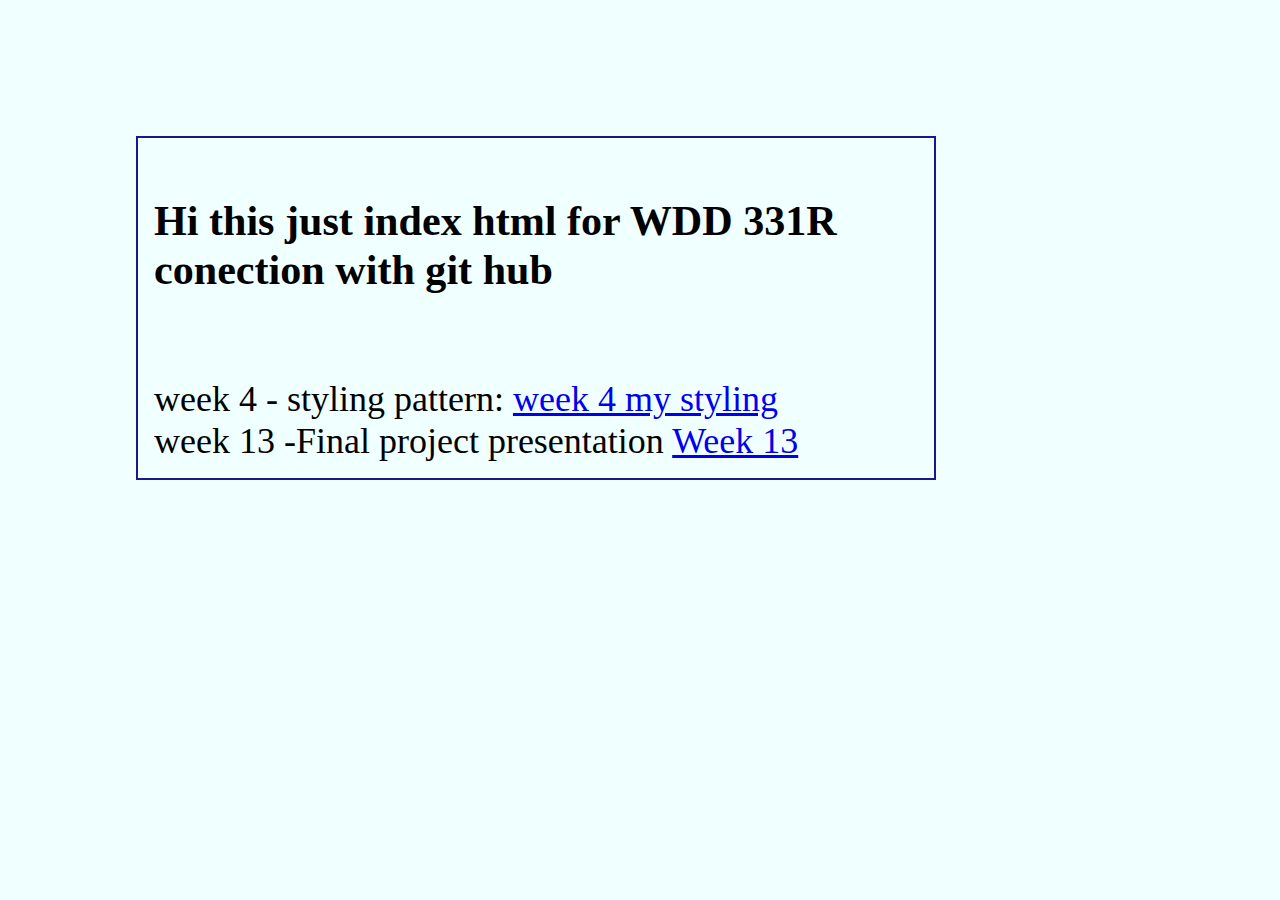
<file: index.html>
<!DOCTYPE html>
<html lang="en">
<head>
    <meta charset="UTF-8">
    <meta name="viewport" content="width=device-width, initial-scale=1.0">
    <title>Document</title>
</head>
<body>
    <div class="presentation">
    <h3>Hi this just index html for WDD 331R  conection with git hub </h3><br>

    week 4 - styling pattern:  <a href="week4/pattern.html" target="_blank">week 4 my styling</a><br>
    week 13 -Final project presentation <a href="week13/index.html" target="_blank"> Week 13</a>
</div>
    <style>
        body{
            display: flex;
            flex-direction: column;
            background-color: azure;
            font-size: 150%;
            padding-top: 10%;
            padding-left: 10%;
            width: 800px;
        }
        .presentation{
                font-size: 150%;
                border: 2px solid rgb(29, 22, 135);
                padding: 2%;
        }

    </style>
</body>
</html>
</file>
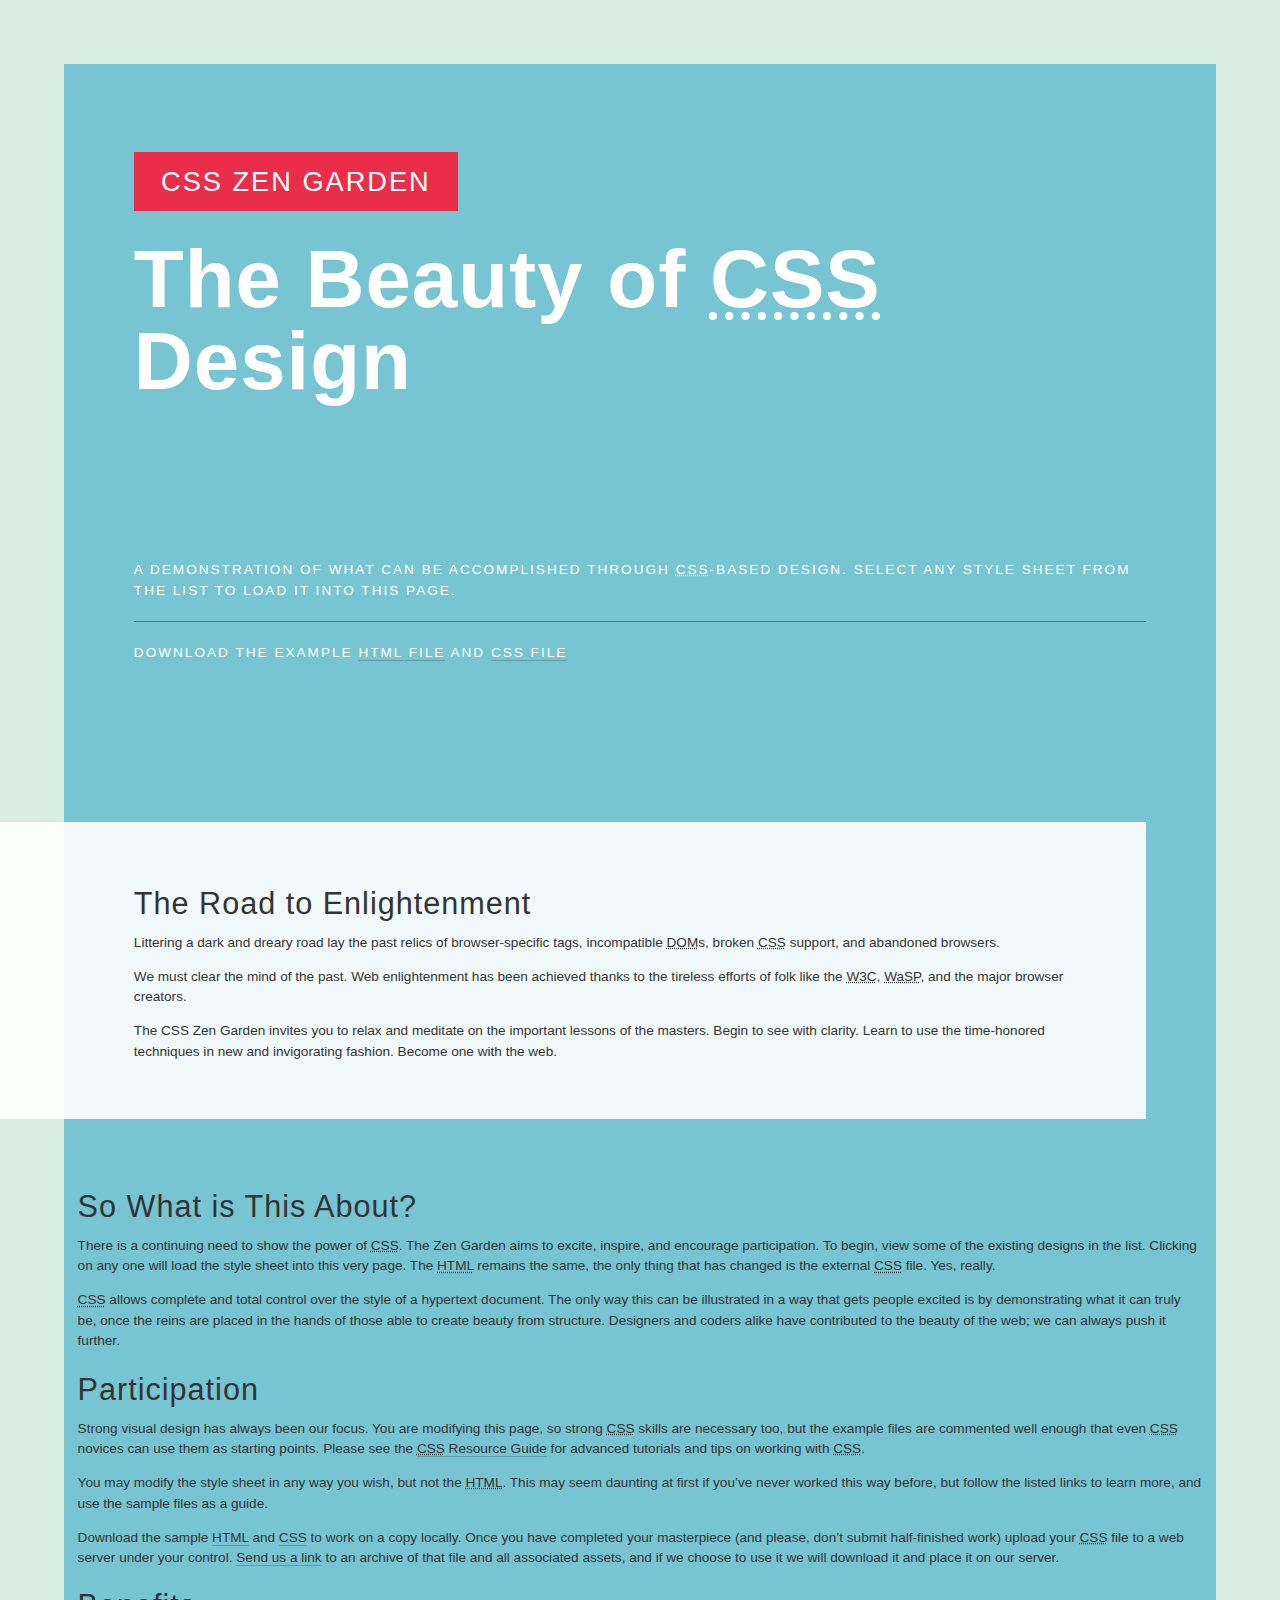
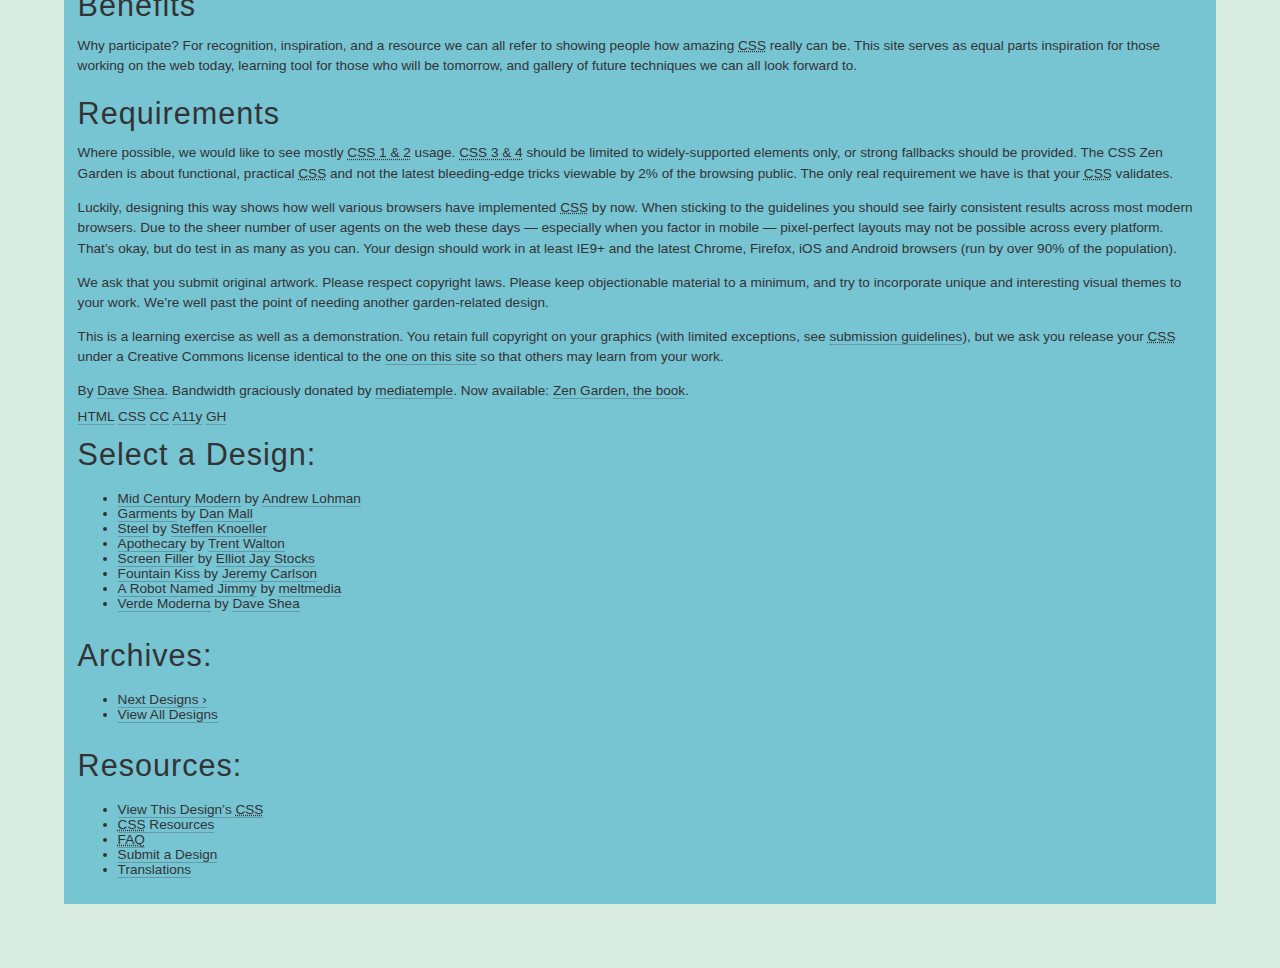
<file: zen-style/index.html>
<!DOCTYPE html>
<html lang="en">
  <head>
    <meta charset="UTF-8" />
    <meta name="viewport" content="width=device-width, initial-scale=1.0" />
    <title>Zen style guide</title>
    <link rel="stylesheet" href="style.css" />
  </head>
  <body>
    <div class="page-wrapper">
      <section class="intro" id="zen-intro">
        <header role="banner">
          <h1>CSS Zen Garden</h1>
          <h2>
            The Beauty of <abbr title="Cascading Style Sheets">CSS</abbr> Design
          </h2>
        </header>

        <div class="summary" id="zen-summary" role="article">
          <p>
            A demonstration of what can be accomplished through
            <abbr title="Cascading Style Sheets">CSS</abbr>-based design. Select
            any style sheet from the list to load it into this page.
          </p>
          <p>
            Download the example
            <a
              href="/examples/index"
              title="This page's source HTML code, not to be modified."
              >html file</a
            >
            and
            <a
              href="/examples/style.css"
              title="This page's sample CSS, the file you may modify."
              >css file</a
            >
          </p>
        </div>

        <div class="preamble" id="zen-preamble" role="article">
          <h3>The Road to Enlightenment</h3>
          <p>
            Littering a dark and dreary road lay the past relics of
            browser-specific tags, incompatible
            <abbr title="Document Object Model">DOM</abbr>s, broken
            <abbr title="Cascading Style Sheets">CSS</abbr> support, and
            abandoned browsers.
          </p>
          <p>
            We must clear the mind of the past. Web enlightenment has been
            achieved thanks to the tireless efforts of folk like the
            <abbr title="World Wide Web Consortium">W3C</abbr>,
            <abbr title="Web Standards Project">WaSP</abbr>, and the major
            browser creators.
          </p>
          <p>
            The CSS Zen Garden invites you to relax and meditate on the
            important lessons of the masters. Begin to see with clarity. Learn
            to use the time-honored techniques in new and invigorating fashion.
            Become one with the web.
          </p>
        </div>
      </section>

      <div class="main supporting" id="zen-supporting" role="main">
        <div class="explanation" id="zen-explanation" role="article">
          <h3>So What is This About?</h3>
          <p>
            There is a continuing need to show the power of
            <abbr title="Cascading Style Sheets">CSS</abbr>. The Zen Garden aims
            to excite, inspire, and encourage participation. To begin, view some
            of the existing designs in the list. Clicking on any one will load
            the style sheet into this very page. The
            <abbr title="HyperText Markup Language">HTML</abbr> remains the
            same, the only thing that has changed is the external
            <abbr title="Cascading Style Sheets">CSS</abbr> file. Yes, really.
          </p>
          <p>
            <abbr title="Cascading Style Sheets">CSS</abbr> allows complete and
            total control over the style of a hypertext document. The only way
            this can be illustrated in a way that gets people excited is by
            demonstrating what it can truly be, once the reins are placed in the
            hands of those able to create beauty from structure. Designers and
            coders alike have contributed to the beauty of the web; we can
            always push it further.
          </p>
        </div>

        <div class="participation" id="zen-participation" role="article">
          <h3>Participation</h3>
          <p>
            Strong visual design has always been our focus. You are modifying
            this page, so strong
            <abbr title="Cascading Style Sheets">CSS</abbr> skills are necessary
            too, but the example files are commented well enough that even
            <abbr title="Cascading Style Sheets">CSS</abbr> novices can use them
            as starting points. Please see the
            <a
              href="http://www.mezzoblue.com/zengarden/resources/"
              title="A listing of CSS-related resources"
              ><abbr title="Cascading Style Sheets">CSS</abbr> Resource Guide</a
            >
            for advanced tutorials and tips on working with
            <abbr title="Cascading Style Sheets">CSS</abbr>.
          </p>
          <p>
            You may modify the style sheet in any way you wish, but not the
            <abbr title="HyperText Markup Language">HTML</abbr>. This may seem
            daunting at first if you&#8217;ve never worked this way before, but
            follow the listed links to learn more, and use the sample files as a
            guide.
          </p>
          <p>
            Download the sample
            <a
              href="/examples/index"
              title="This page's source HTML code, not to be modified."
              >HTML</a
            >
            and
            <a
              href="/examples/style.css"
              title="This page's sample CSS, the file you may modify."
              >CSS</a
            >
            to work on a copy locally. Once you have completed your masterpiece
            (and please, don&#8217;t submit half-finished work) upload your
            <abbr title="Cascading Style Sheets">CSS</abbr> file to a web server
            under your control.
            <a
              href="http://www.mezzoblue.com/zengarden/submit/"
              title="Use the contact form to send us your CSS file"
              >Send us a link</a
            >
            to an archive of that file and all associated assets, and if we
            choose to use it we will download it and place it on our server.
          </p>
        </div>

        <div class="benefits" id="zen-benefits" role="article">
          <h3>Benefits</h3>
          <p>
            Why participate? For recognition, inspiration, and a resource we can
            all refer to showing people how amazing
            <abbr title="Cascading Style Sheets">CSS</abbr> really can be. This
            site serves as equal parts inspiration for those working on the web
            today, learning tool for those who will be tomorrow, and gallery of
            future techniques we can all look forward to.
          </p>
        </div>

        <div class="requirements" id="zen-requirements" role="article">
          <h3>Requirements</h3>
          <p>
            Where possible, we would like to see mostly
            <abbr title="Cascading Style Sheets, levels 1 and 2"
              >CSS 1 &amp; 2</abbr
            >
            usage.
            <abbr title="Cascading Style Sheets, levels 3 and 4"
              >CSS 3 &amp; 4</abbr
            >
            should be limited to widely-supported elements only, or strong
            fallbacks should be provided. The CSS Zen Garden is about
            functional, practical
            <abbr title="Cascading Style Sheets">CSS</abbr> and not the latest
            bleeding-edge tricks viewable by 2% of the browsing public. The only
            real requirement we have is that your
            <abbr title="Cascading Style Sheets">CSS</abbr> validates.
          </p>
          <p>
            Luckily, designing this way shows how well various browsers have
            implemented <abbr title="Cascading Style Sheets">CSS</abbr> by now.
            When sticking to the guidelines you should see fairly consistent
            results across most modern browsers. Due to the sheer number of user
            agents on the web these days &#8212; especially when you factor in
            mobile &#8212; pixel-perfect layouts may not be possible across
            every platform. That&#8217;s okay, but do test in as many as you
            can. Your design should work in at least IE9+ and the latest Chrome,
            Firefox, iOS and Android browsers (run by over 90% of the
            population).
          </p>
          <p>
            We ask that you submit original artwork. Please respect copyright
            laws. Please keep objectionable material to a minimum, and try to
            incorporate unique and interesting visual themes to your work.
            We&#8217;re well past the point of needing another garden-related
            design.
          </p>
          <p>
            This is a learning exercise as well as a demonstration. You retain
            full copyright on your graphics (with limited exceptions, see
            <a href="http://www.mezzoblue.com/zengarden/submit/guidelines/"
              >submission guidelines</a
            >), but we ask you release your
            <abbr title="Cascading Style Sheets">CSS</abbr> under a Creative
            Commons license identical to the
            <a
              href="http://creativecommons.org/licenses/by-nc-sa/3.0/"
              title="View the Zen Garden's license information."
              >one on this site</a
            >
            so that others may learn from your work.
          </p>
          <p role="contentinfo">
            By <a href="http://www.mezzoblue.com/">Dave Shea</a>. Bandwidth
            graciously donated by
            <a href="http://www.mediatemple.net/">mediatemple</a>. Now
            available:
            <a
              href="http://www.amazon.com/exec/obidos/ASIN/0321303474/mezzoblue-20/"
              >Zen Garden, the book</a
            >.
          </p>
        </div>

        <footer>
          <a
            href="http://validator.w3.org/check/referer"
            title="Check the validity of this site&#8217;s HTML"
            class="zen-validate-html"
            >HTML</a
          >
          <a
            href="http://jigsaw.w3.org/css-validator/check/referer"
            title="Check the validity of this site&#8217;s CSS"
            class="zen-validate-css"
            >CSS</a
          >
          <a
            href="http://creativecommons.org/licenses/by-nc-sa/3.0/"
            title="View the Creative Commons license of this site: Attribution-NonCommercial-ShareAlike."
            class="zen-license"
            >CC</a
          >
          <a
            href="http://mezzoblue.com/zengarden/faq/#aaa"
            title="Read about the accessibility of this site"
            class="zen-accessibility"
            >A11y</a
          >
          <a
            href="https://github.com/mezzoblue/csszengarden.com"
            title="Fork this site on Github"
            class="zen-github"
            >GH</a
          >
        </footer>
      </div>

      <aside class="sidebar" role="complementary">
        <div class="wrapper">
          <div class="design-selection" id="design-selection">
            <h3 class="select">Select a Design:</h3>
            <nav role="navigation">
              <ul>
                <li>
                  <a href="/221/" class="design-name">Mid Century Modern</a> by
                  <a href="http://andrewlohman.com/" class="designer-name"
                    >Andrew Lohman</a
                  >
                </li>
                <li>
                  <a href="/220/" class="design-name">Garments</a> by
                  <a href="http://danielmall.com/" class="designer-name"
                    >Dan Mall</a
                  >
                </li>
                <li>
                  <a href="/219/" class="design-name">Steel</a> by
                  <a href="http://steffen-knoeller.de" class="designer-name"
                    >Steffen Knoeller</a
                  >
                </li>
                <li>
                  <a href="/218/" class="design-name">Apothecary</a> by
                  <a href="http://trentwalton.com" class="designer-name"
                    >Trent Walton</a
                  >
                </li>
                <li>
                  <a href="/217/" class="design-name">Screen Filler</a> by
                  <a href="http://elliotjaystocks.com/" class="designer-name"
                    >Elliot Jay Stocks</a
                  >
                </li>
                <li>
                  <a href="/216/" class="design-name">Fountain Kiss</a> by
                  <a href="http://jeremycarlson.com" class="designer-name"
                    >Jeremy Carlson</a
                  >
                </li>
                <li>
                  <a href="/215/" class="design-name">A Robot Named Jimmy</a> by
                  <a href="http://meltmedia.com/" class="designer-name"
                    >meltmedia</a
                  >
                </li>
                <li>
                  <a href="/214/" class="design-name">Verde Moderna</a> by
                  <a href="http://www.mezzoblue.com/" class="designer-name"
                    >Dave Shea</a
                  >
                </li>
              </ul>
            </nav>
          </div>

          <div class="design-archives" id="design-archives">
            <h3 class="archives">Archives:</h3>
            <nav role="navigation">
              <ul>
                <li class="next">
                  <a href="/214/page1">
                    Next Designs <span class="indicator">&rsaquo;</span>
                  </a>
                </li>
                <li class="viewall">
                  <a
                    href="http://www.mezzoblue.com/zengarden/alldesigns/"
                    title="View every submission to the Zen Garden."
                  >
                    View All Designs
                  </a>
                </li>
              </ul>
            </nav>
          </div>

          <div class="zen-resources" id="zen-resources">
            <h3 class="resources">Resources:</h3>
            <ul>
              <li class="view-css">
                <a
                  href="style.css"
                  title="View the source CSS file of the currently-viewed design."
                >
                  View This Design&#8217;s
                  <abbr title="Cascading Style Sheets">CSS</abbr>
                </a>
              </li>
              <li class="css-resources">
                <a
                  href="http://www.mezzoblue.com/zengarden/resources/"
                  title="Links to great sites with information on using CSS."
                >
                  <abbr title="Cascading Style Sheets">CSS</abbr> Resources
                </a>
              </li>
              <li class="zen-faq">
                <a
                  href="http://www.mezzoblue.com/zengarden/faq/"
                  title="A list of Frequently Asked Questions about the Zen Garden."
                >
                  <abbr title="Frequently Asked Questions">FAQ</abbr>
                </a>
              </li>
              <li class="zen-submit">
                <a
                  href="http://www.mezzoblue.com/zengarden/submit/"
                  title="Send in your own CSS file."
                >
                  Submit a Design
                </a>
              </li>
              <li class="zen-translations">
                <a
                  href="http://www.mezzoblue.com/zengarden/translations/"
                  title="View translated versions of this page."
                >
                  Translations
                </a>
              </li>
            </ul>
          </div>
        </div>
      </aside>
    </div>
  </body>
</html>
</file>
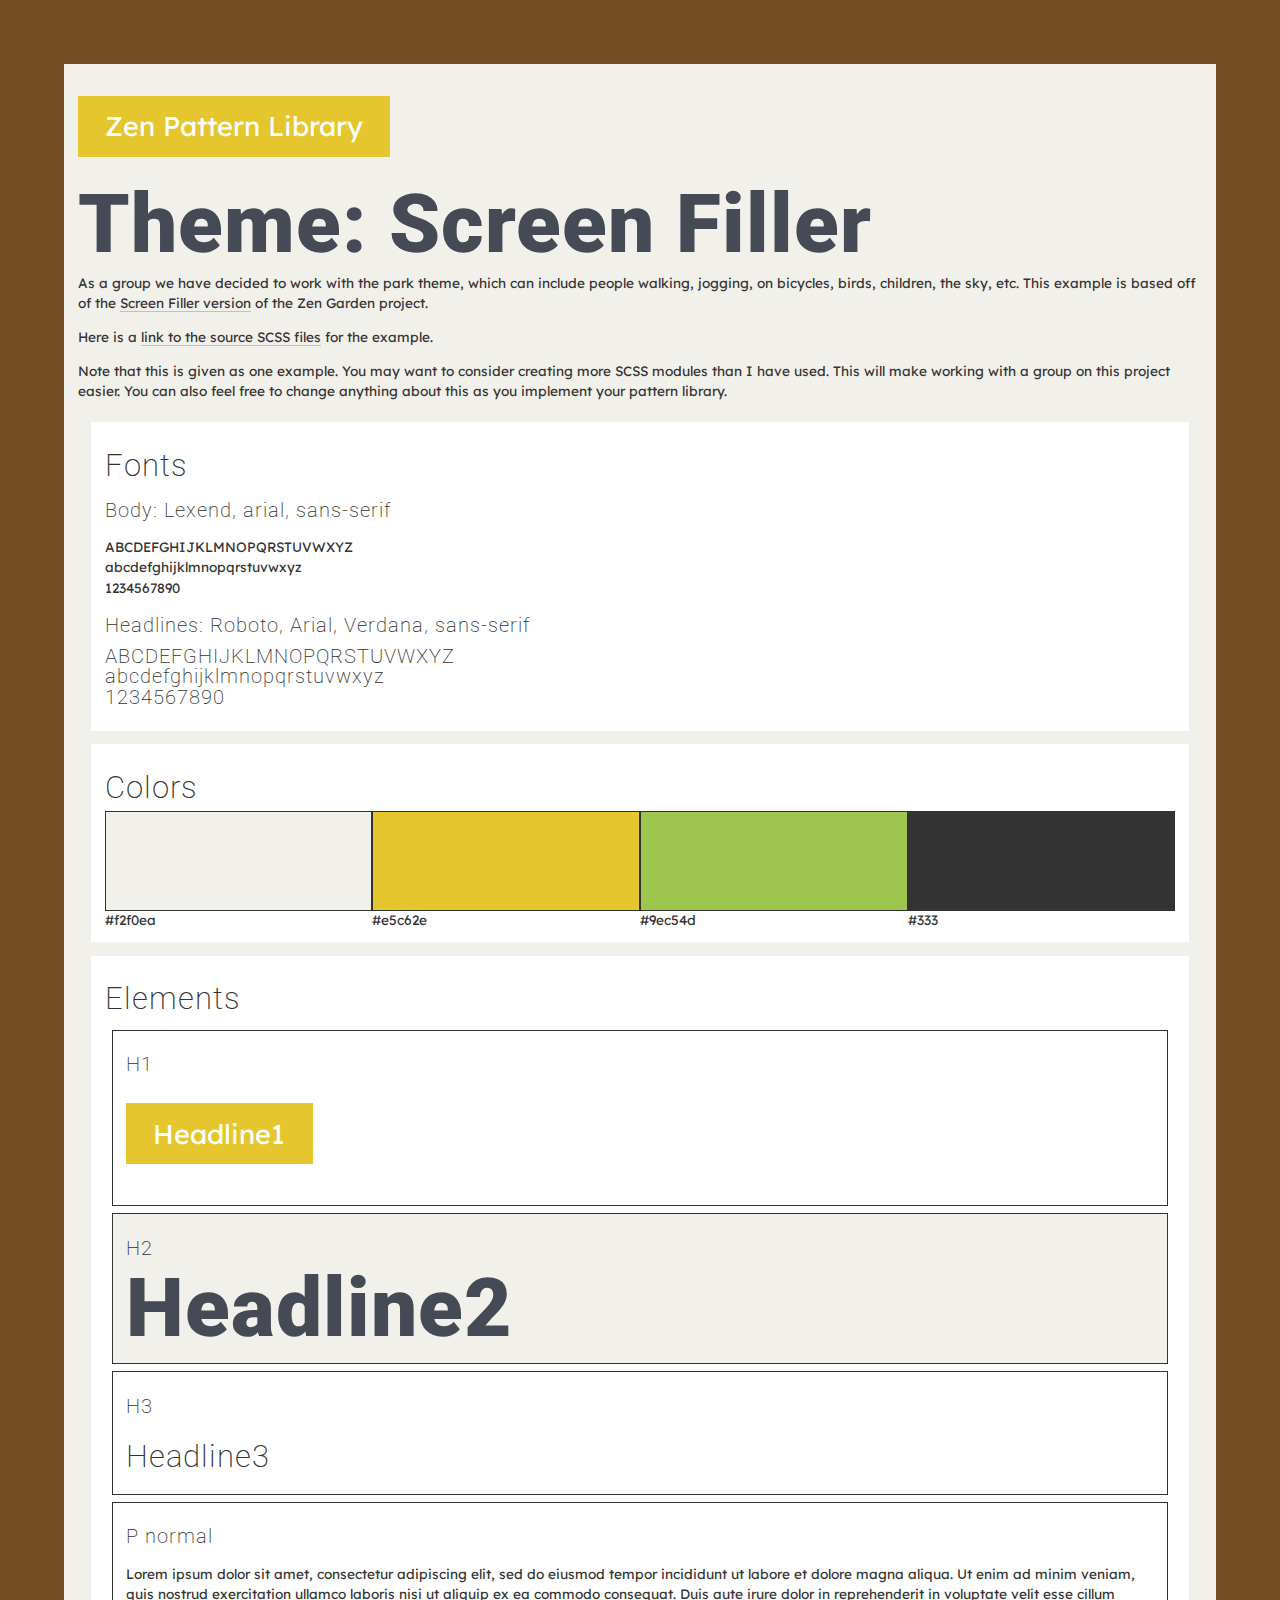
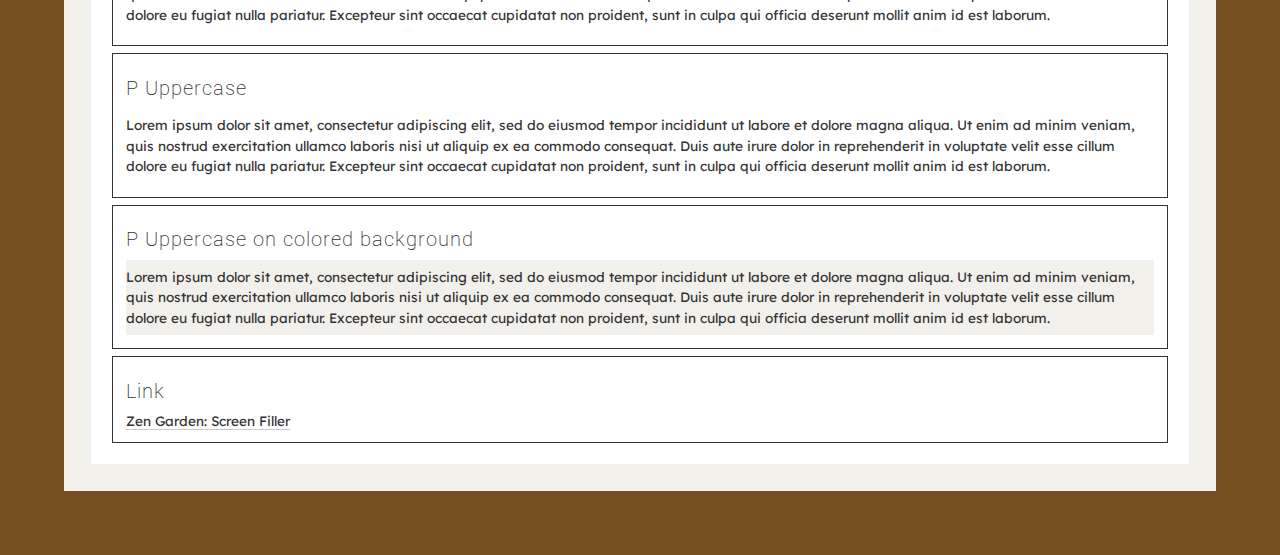
<file: week4/pattern.html>
<!DOCTYPE html>
<html lang="en">
  <head>
    <meta charset="UTF-8" />
    <meta name="viewport" content="width=device-width, initial-scale=1.0" />
    <title>Zen Pattern Library</title>
    <link rel="stylesheet" href="style-pattern.css" />
  </head>
  <body>
    <header>
      <h1>
        Zen Pattern Library
      </h1>
    </header>
    <main>
      <h2>Theme: Screen Filler</h2>
      <p>
        As a group we have decided to work with the park theme, which can include people walking, jogging, on bicycles, birds, children, the sky, etc. This example is based off of the
        <a href="http://csszengarden.com/217/" rel="noreferrer" target="_blank"
          >Screen Filler version</a
        >
        of the Zen Garden project.
      </p>
      <p>
        Here is a
        <a href="../zen-style.zip">link to the source SCSS files</a> for the
        example.
      </p>
      <p>
        Note that this is given as one example. You may want to consider
        creating more SCSS modules than I have used. This will make working with
        a group on this project easier. You can also feel free to change
        anything about this as you implement your pattern library.
      </p>
      <section>
        <h3>Fonts</h3>
        <h4>Body: Lexend, arial, sans-serif</h4>
        <p>
          ABCDEFGHIJKLMNOPQRSTUVWXYZ<br />
          abcdefghijklmnopqrstuvwxyz<br />
          1234567890
        </p>
        <h4>Headlines: Roboto, Arial, Verdana, sans-serif</h4>
        <h4>
          ABCDEFGHIJKLMNOPQRSTUVWXYZ<br />
          abcdefghijklmnopqrstuvwxyz<br />
          1234567890
        </h4>
      </section>

      <section class="colors">
        <h3>Colors</h3>
        <figure>
          <div class="swatch primary"></div>
          <figcaption>#f2f0ea</figcaption>
        </figure>
        <figure>
          <div class="swatch accent1"></div>
          <figcaption>#e5c62e</figcaption>
        </figure>
        <figure>
          <div class="swatch accent2"></div>
          <figcaption>#9ec54d</figcaption>
        </figure>
        <figure>
          <div class="swatch text-dark"></div>
          <figcaption>#333</figcaption>
        </figure>
      </section>

      <section class="elements">
        <h3>Elements</h3>
        <div class="element">
          <h4>H1</h4>
          <h1>Headline1</h1>
        </div>
        <div class="element primary">
          <h4>H2</h4>
          <h2>Headline2</h2>
        </div>
        <div class="element">
          <h4>H3</h4>
          <h3>Headline3</h3>
        </div>
        <div class="element">
          <h4>P normal</h4>
          <p>
            Lorem ipsum dolor sit amet, consectetur adipiscing elit, sed do
            eiusmod tempor incididunt ut labore et dolore magna aliqua. Ut enim
            ad minim veniam, quis nostrud exercitation ullamco laboris nisi ut
            aliquip ex ea commodo consequat. Duis aute irure dolor in
            reprehenderit in voluptate velit esse cillum dolore eu fugiat nulla
            pariatur. Excepteur sint occaecat cupidatat non proident, sunt in
            culpa qui officia deserunt mollit anim id est laborum.
          </p>
        </div>
        <div class="element">
          <h4>P Uppercase</h4>
          <p class="uppercase">
            Lorem ipsum dolor sit amet, consectetur adipiscing elit, sed do
            eiusmod tempor incididunt ut labore et dolore magna aliqua. Ut enim
            ad minim veniam, quis nostrud exercitation ullamco laboris nisi ut
            aliquip ex ea commodo consequat. Duis aute irure dolor in
            reprehenderit in voluptate velit esse cillum dolore eu fugiat nulla
            pariatur. Excepteur sint occaecat cupidatat non proident, sunt in
            culpa qui officia deserunt mollit anim id est laborum.
          </p>
        </div>
        <div class="element">
          <h4>P Uppercase on colored background</h4>
          <p class="uppercase-light primary">
            Lorem ipsum dolor sit amet, consectetur adipiscing elit, sed do
            eiusmod tempor incididunt ut labore et dolore magna aliqua. Ut enim
            ad minim veniam, quis nostrud exercitation ullamco laboris nisi ut
            aliquip ex ea commodo consequat. Duis aute irure dolor in
            reprehenderit in voluptate velit esse cillum dolore eu fugiat nulla
            pariatur. Excepteur sint occaecat cupidatat non proident, sunt in
            culpa qui officia deserunt mollit anim id est laborum.
          </p>
        </div>
        <div class="element">
          <h4>Link</h4>
          <a
            href="http://csszengarden.com/217/"
            rel="noreferrer"
            target="_blank"
            >Zen Garden: Screen Filler</a
          >
        </div>
      </section>
    </main>
  </body>
</html>
</file>
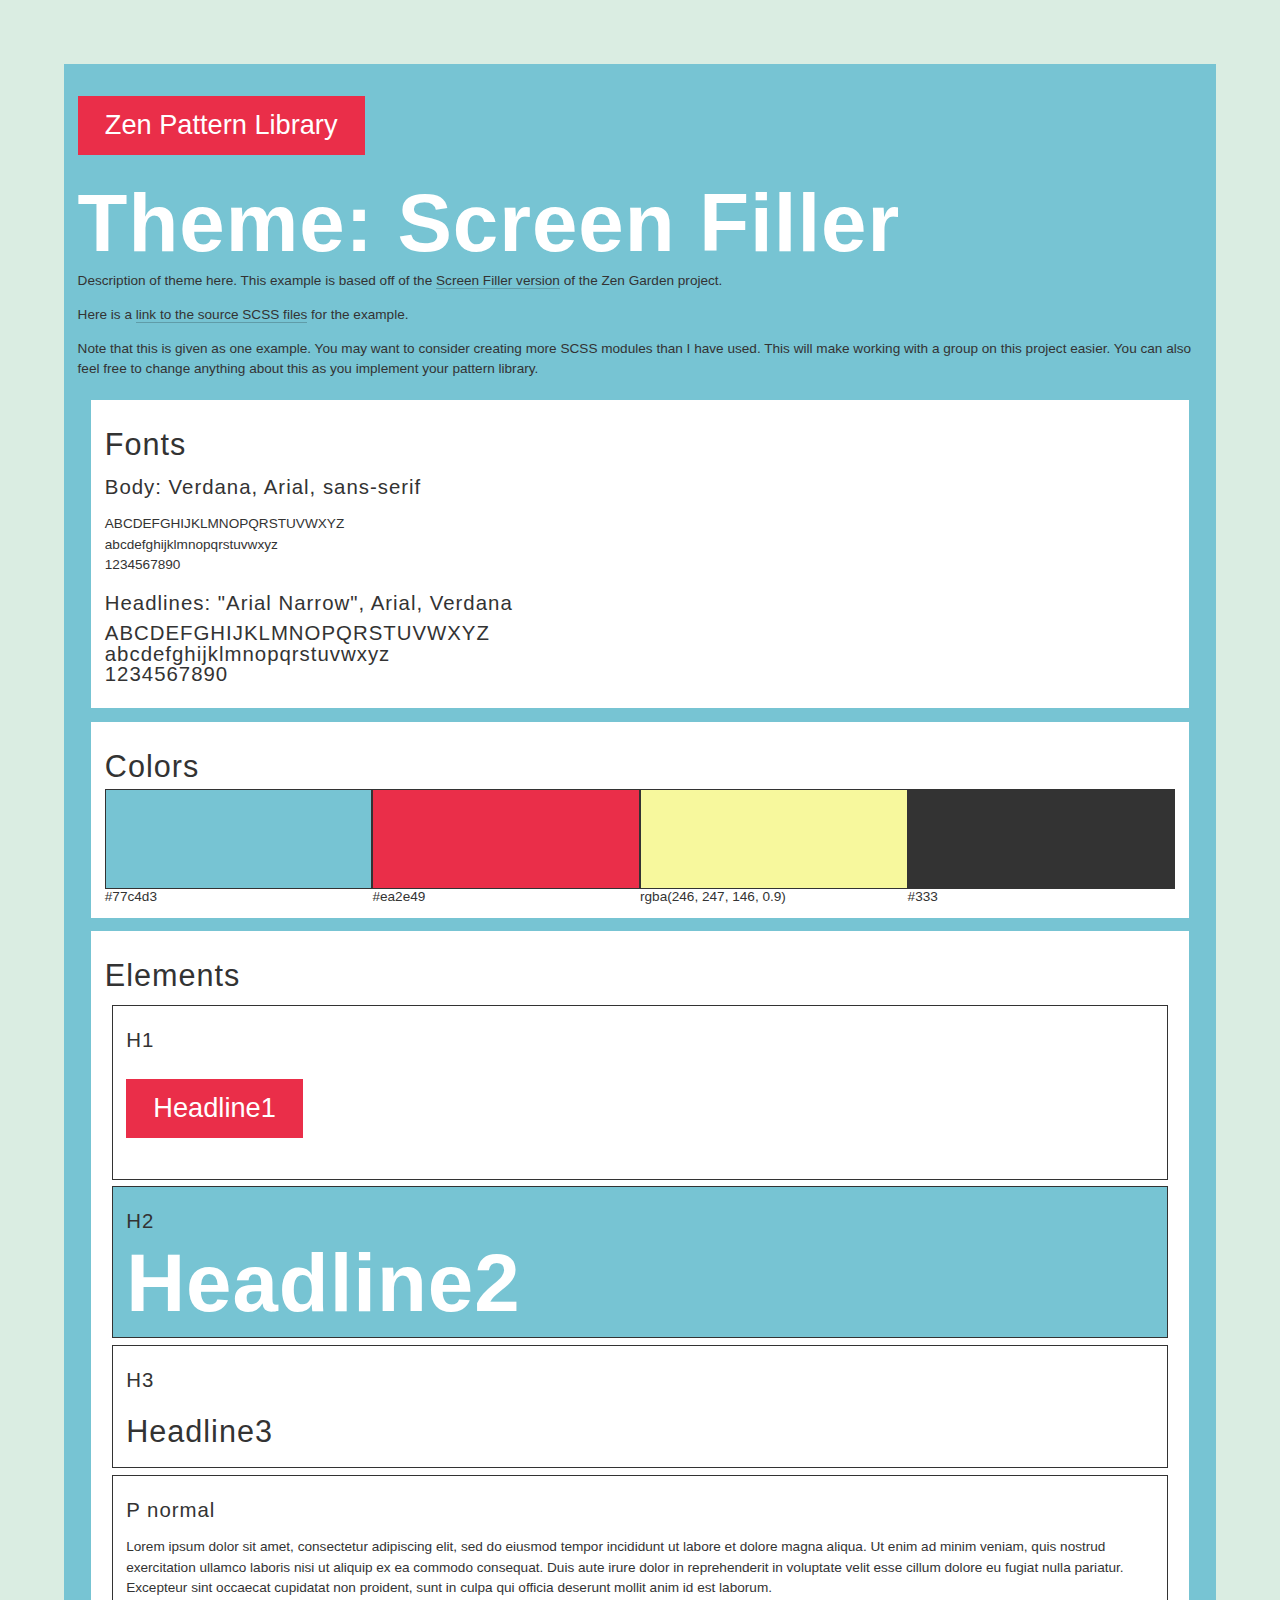
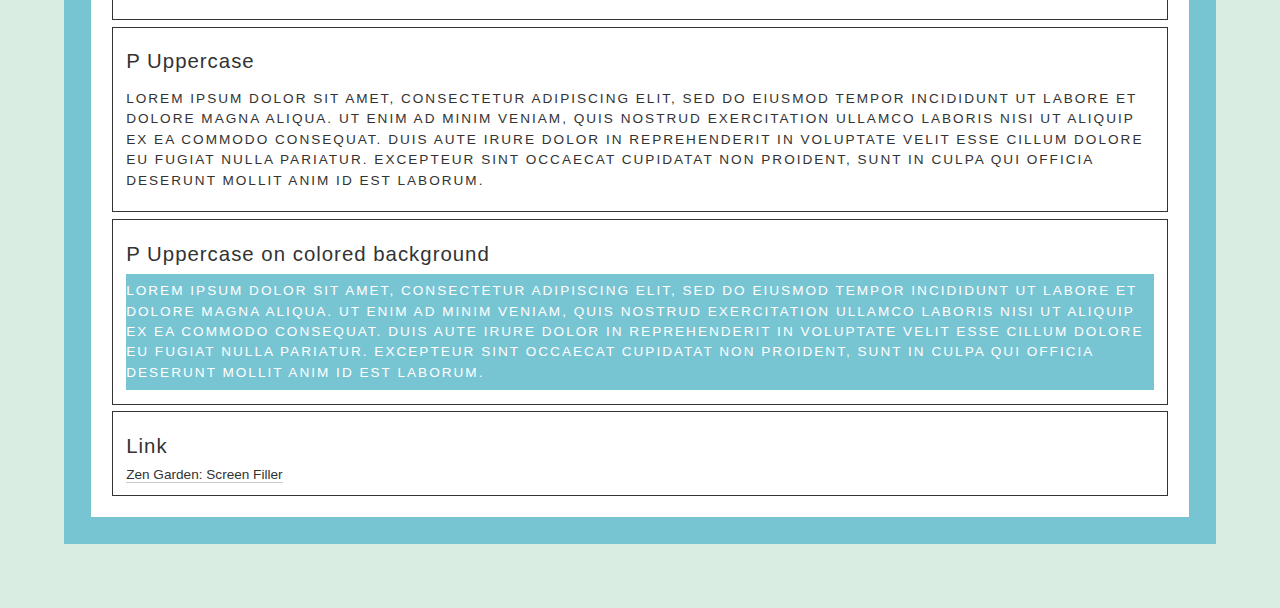
<file: zen-style/pattern.html>
<!DOCTYPE html>
<html lang="en">
  <head>
    <meta charset="UTF-8" />
    <meta name="viewport" content="width=device-width, initial-scale=1.0" />
    <title>Zen Pattern Library</title>
    <link rel="stylesheet" href="style-pattern.css" />
  </head>
  <body>
    <header>
      <h1>
        Zen Pattern Library
      </h1>
    </header>
    <main>
      <h2>Theme: Screen Filler</h2>
      <p>
        Description of theme here. This example is based off of the
        <a href="http://csszengarden.com/217/" rel="noreferrer" target="_blank"
          >Screen Filler version</a
        >
        of the Zen Garden project.
      </p>
      <p>
        Here is a
        <a href="../zen-style.zip">link to the source SCSS files</a> for the
        example.
      </p>
      <p>
        Note that this is given as one example. You may want to consider
        creating more SCSS modules than I have used. This will make working with
        a group on this project easier. You can also feel free to change
        anything about this as you implement your pattern library.
      </p>
      <section>
        <h3>Fonts</h3>
        <h4>Body: Verdana, Arial, sans-serif</h4>
        <p>
          ABCDEFGHIJKLMNOPQRSTUVWXYZ<br />
          abcdefghijklmnopqrstuvwxyz<br />
          1234567890
        </p>
        <h4>Headlines: "Arial Narrow", Arial, Verdana</h4>
        <h4>
          ABCDEFGHIJKLMNOPQRSTUVWXYZ<br />
          abcdefghijklmnopqrstuvwxyz<br />
          1234567890
        </h4>
      </section>

      <section class="colors">
        <h3>Colors</h3>
        <figure>
          <div class="swatch primary"></div>
          <figcaption>#77c4d3</figcaption>
        </figure>
        <figure>
          <div class="swatch accent1"></div>
          <figcaption>#ea2e49</figcaption>
        </figure>
        <figure>
          <div class="swatch accent2"></div>
          <figcaption>rgba(246, 247, 146, 0.9)</figcaption>
        </figure>
        <figure>
          <div class="swatch text-dark"></div>
          <figcaption>#333</figcaption>
        </figure>
      </section>

      <section class="elements">
        <h3>Elements</h3>
        <div class="element">
          <h4>H1</h4>
          <h1>Headline1</h1>
        </div>
        <div class="element primary">
          <h4>H2</h4>
          <h2>Headline2</h2>
        </div>
        <div class="element">
          <h4>H3</h4>
          <h3>Headline3</h3>
        </div>
        <div class="element">
          <h4>P normal</h4>
          <p>
            Lorem ipsum dolor sit amet, consectetur adipiscing elit, sed do
            eiusmod tempor incididunt ut labore et dolore magna aliqua. Ut enim
            ad minim veniam, quis nostrud exercitation ullamco laboris nisi ut
            aliquip ex ea commodo consequat. Duis aute irure dolor in
            reprehenderit in voluptate velit esse cillum dolore eu fugiat nulla
            pariatur. Excepteur sint occaecat cupidatat non proident, sunt in
            culpa qui officia deserunt mollit anim id est laborum.
          </p>
        </div>
        <div class="element">
          <h4>P Uppercase</h4>
          <p class="uppercase">
            Lorem ipsum dolor sit amet, consectetur adipiscing elit, sed do
            eiusmod tempor incididunt ut labore et dolore magna aliqua. Ut enim
            ad minim veniam, quis nostrud exercitation ullamco laboris nisi ut
            aliquip ex ea commodo consequat. Duis aute irure dolor in
            reprehenderit in voluptate velit esse cillum dolore eu fugiat nulla
            pariatur. Excepteur sint occaecat cupidatat non proident, sunt in
            culpa qui officia deserunt mollit anim id est laborum.
          </p>
        </div>
        <div class="element">
          <h4>P Uppercase on colored background</h4>
          <p class="uppercase-light primary">
            Lorem ipsum dolor sit amet, consectetur adipiscing elit, sed do
            eiusmod tempor incididunt ut labore et dolore magna aliqua. Ut enim
            ad minim veniam, quis nostrud exercitation ullamco laboris nisi ut
            aliquip ex ea commodo consequat. Duis aute irure dolor in
            reprehenderit in voluptate velit esse cillum dolore eu fugiat nulla
            pariatur. Excepteur sint occaecat cupidatat non proident, sunt in
            culpa qui officia deserunt mollit anim id est laborum.
          </p>
        </div>
        <div class="element">
          <h4>Link</h4>
          <a
            href="http://csszengarden.com/217/"
            rel="noreferrer"
            target="_blank"
            >Zen Garden: Screen Filler</a
          >
        </div>
      </section>
    </main>
  </body>
</html>
</file>
<file: zen-style/style.css>
h2,
h3,
h4 {
  font-family: "arial narrow", Arial, Verdana, sans-serif;
  margin: 0;
}

h1 {
  background: #ea2e49;
  color: #fff;
  display: inline-block;
  font-weight: normal;
  margin-bottom: 1em;
  padding: 0.5em 1em;
}

h2 {
  color: #fff;
  font-weight: 900; /* Heavy */
  font-size: 6em;
  letter-spacing: 1px;
  line-height: 1em;
}

h3 {
  font-size: 2.25em;
  font-weight: 200; /* Thin */
  letter-spacing: 1px;
  line-height: 1em;
  padding: 0.5em 0 0.25em 0;
}

h4 {
  font-size: 1.5em;
  font-weight: 200; /* Thin */
  letter-spacing: 1px;
  line-height: 1em;
  margin: 0.5em 0;
}

p {
  font-family: verdana, arial, sans-serif;
  font-size: 1em;
  line-height: 1.5em;
  padding: 0.5em 0;
  margin: 0;
}

a {
  border-bottom: 1px solid rgba(0, 0, 0, 0.2);
  color: #333;
  text-decoration: none;
  transition: border-color 0.2s ease-in-out;
}

a:hover {
  border-color: #ea2e49;
}

[role=banner] > h1 {
  font-weight: 300;
  letter-spacing: 2px;
  text-transform: uppercase;
  color: #fff;
}

.summary {
  font-weight: 300;
  letter-spacing: 2px;
  text-transform: uppercase;
  color: #fff;
  padding: 15% 0;
}
.summary p:last-child {
  border-top: 1px solid #ea2e49;
  margin-top: 1em;
  padding-top: 1.5em;
}
.summary a {
  color: #fff;
}

.preamble {
  background: rgba(255, 255, 255, 0.9);
  color: #333;
  margin-left: -30%;
  padding: 5% 5% 5% 30%;
}

.intro {
  padding: 5%;
}

* {
  box-sizing: border-box;
}

html {
  background-color: #daede2;
  padding: 5%;
}

body {
  font-family: verdana, arial, sans-serif;
  font-size: 85%;
  color: #333;
  background-color: #77c4d3;
  margin: 0;
  padding: 1em;
}

/*# sourceMappingURL=style.css.map */
</file>
<file: week4/style-pattern.css>
@import url("https://fonts.googleapis.com/css2?family=Lora&family=Open+Sans:wght@300&family=Roboto&display=swap");
@import url("https://fonts.googleapis.com/css2?family=Lexend&family=Lora&family=Open+Sans:wght@300&display=swap");
h2,
h3,
h4 {
  font-family: "Roboto", Arial, Verdana, sans-serif;
  margin: 0;
}

h1 {
  background: #e5c62e;
  color: #fff;
  display: inline-block;
  font-weight: normal;
  margin-bottom: 1em;
  padding: 0.5em 1em;
}

h2 {
  color: rgba(51, 55, 69, 0.9);
  font-weight: 900; /* Heavy */
  font-size: 6em;
  letter-spacing: 1px;
  line-height: 1em;
}

h3 {
  font-size: 2.25em;
  font-weight: 200; /* Thin */
  letter-spacing: 1px;
  line-height: 1em;
  padding: 0.5em 0 0.25em 0;
}

h4 {
  font-size: 1.5em;
  font-weight: 200; /* Thin */
  letter-spacing: 1px;
  line-height: 1em;
  margin: 0.5em 0;
}

p {
  font-family: "Lexend", arial, sans-serif;
  font-size: 1em;
  line-height: 1.5em;
  padding: 0.5em 0;
  margin: 0;
}

a {
  border-bottom: 1px solid rgba(0, 0, 0, 0.2);
  color: #333;
  text-decoration: none;
  transition: border-color 0.2s ease-in-out;
}

a:hover {
  border-color: #e5c62e;
}

* {
  box-sizing: border-box;
}

html {
  background-color: #754e22;
  padding: 5%;
}

body {
  font-family: "Lexend", arial, sans-serif;
  font-size: 85%;
  color: #333;
  background-color: #f2f0ea;
  margin: 0;
  padding: 1em;
}

section {
  background-color: white;
  padding: 1em;
  margin: 1em;
}

.colors {
  display: flex;
  flex-flow: row wrap;
}
.colors > h3 {
  width: 100%;
  flex: 1 0 100%;
}
.colors > figure {
  margin: 0;
  flex: 1 1 25%;
}

.swatch {
  width: 100%;
  height: 100px;
  border: 1px solid;
}

.primary {
  background-color: #f2f0ea;
}

.accent1 {
  background-color: #e5c62e;
}

.accent2 {
  background-color: #9ec54d;
}

.text-dark {
  background-color: #333;
}

.element {
  border: 1px solid;
  margin: 0.5em;
  padding: 1em;
}

/*# sourceMappingURL=style-pattern.css.map */
</file>
<file: zen-style/style-pattern.css>
h2,
h3,
h4 {
  font-family: "arial narrow", Arial, Verdana, sans-serif;
  margin: 0;
}

h1 {
  background: #ea2e49;
  color: #fff;
  display: inline-block;
  font-weight: normal;
  margin-bottom: 1em;
  padding: 0.5em 1em;
}

h2 {
  color: #fff;
  font-weight: 900; /* Heavy */
  font-size: 6em;
  letter-spacing: 1px;
  line-height: 1em;
}

h3 {
  font-size: 2.25em;
  font-weight: 200; /* Thin */
  letter-spacing: 1px;
  line-height: 1em;
  padding: 0.5em 0 0.25em 0;
}

h4 {
  font-size: 1.5em;
  font-weight: 200; /* Thin */
  letter-spacing: 1px;
  line-height: 1em;
  margin: 0.5em 0;
}

p {
  font-family: verdana, arial, sans-serif;
  font-size: 1em;
  line-height: 1.5em;
  padding: 0.5em 0;
  margin: 0;
}

a {
  border-bottom: 1px solid rgba(0, 0, 0, 0.2);
  color: #333;
  text-decoration: none;
  transition: border-color 0.2s ease-in-out;
}

a:hover {
  border-color: #ea2e49;
}

* {
  box-sizing: border-box;
}

html {
  background-color: #daede2;
  padding: 5%;
}

body {
  font-family: verdana, arial, sans-serif;
  font-size: 85%;
  color: #333;
  background-color: #77c4d3;
  margin: 0;
  padding: 1em;
}

section {
  background-color: white;
  padding: 1em;
  margin: 1em;
}

.colors {
  display: flex;
  flex-flow: row wrap;
}
.colors > h3 {
  width: 100%;
  flex: 1 0 100%;
}
.colors > figure {
  margin: 0;
  flex: 1 1 25%;
}

.swatch {
  width: 100%;
  height: 100px;
  border: 1px solid;
}

.primary {
  background-color: #77c4d3;
}

.accent1 {
  background-color: #ea2e49;
}

.accent2 {
  background-color: rgba(246, 247, 146, 0.9);
}

.text-dark {
  background-color: #333;
}

.element {
  border: 1px solid;
  margin: 0.5em;
  padding: 1em;
}

.uppercase {
  font-weight: 300;
  letter-spacing: 2px;
  text-transform: uppercase;
  color: #333;
}

.uppercase-light {
  font-weight: 300;
  letter-spacing: 2px;
  text-transform: uppercase;
  color: #fff;
}

/*# sourceMappingURL=style-pattern.css.map */
</file>
